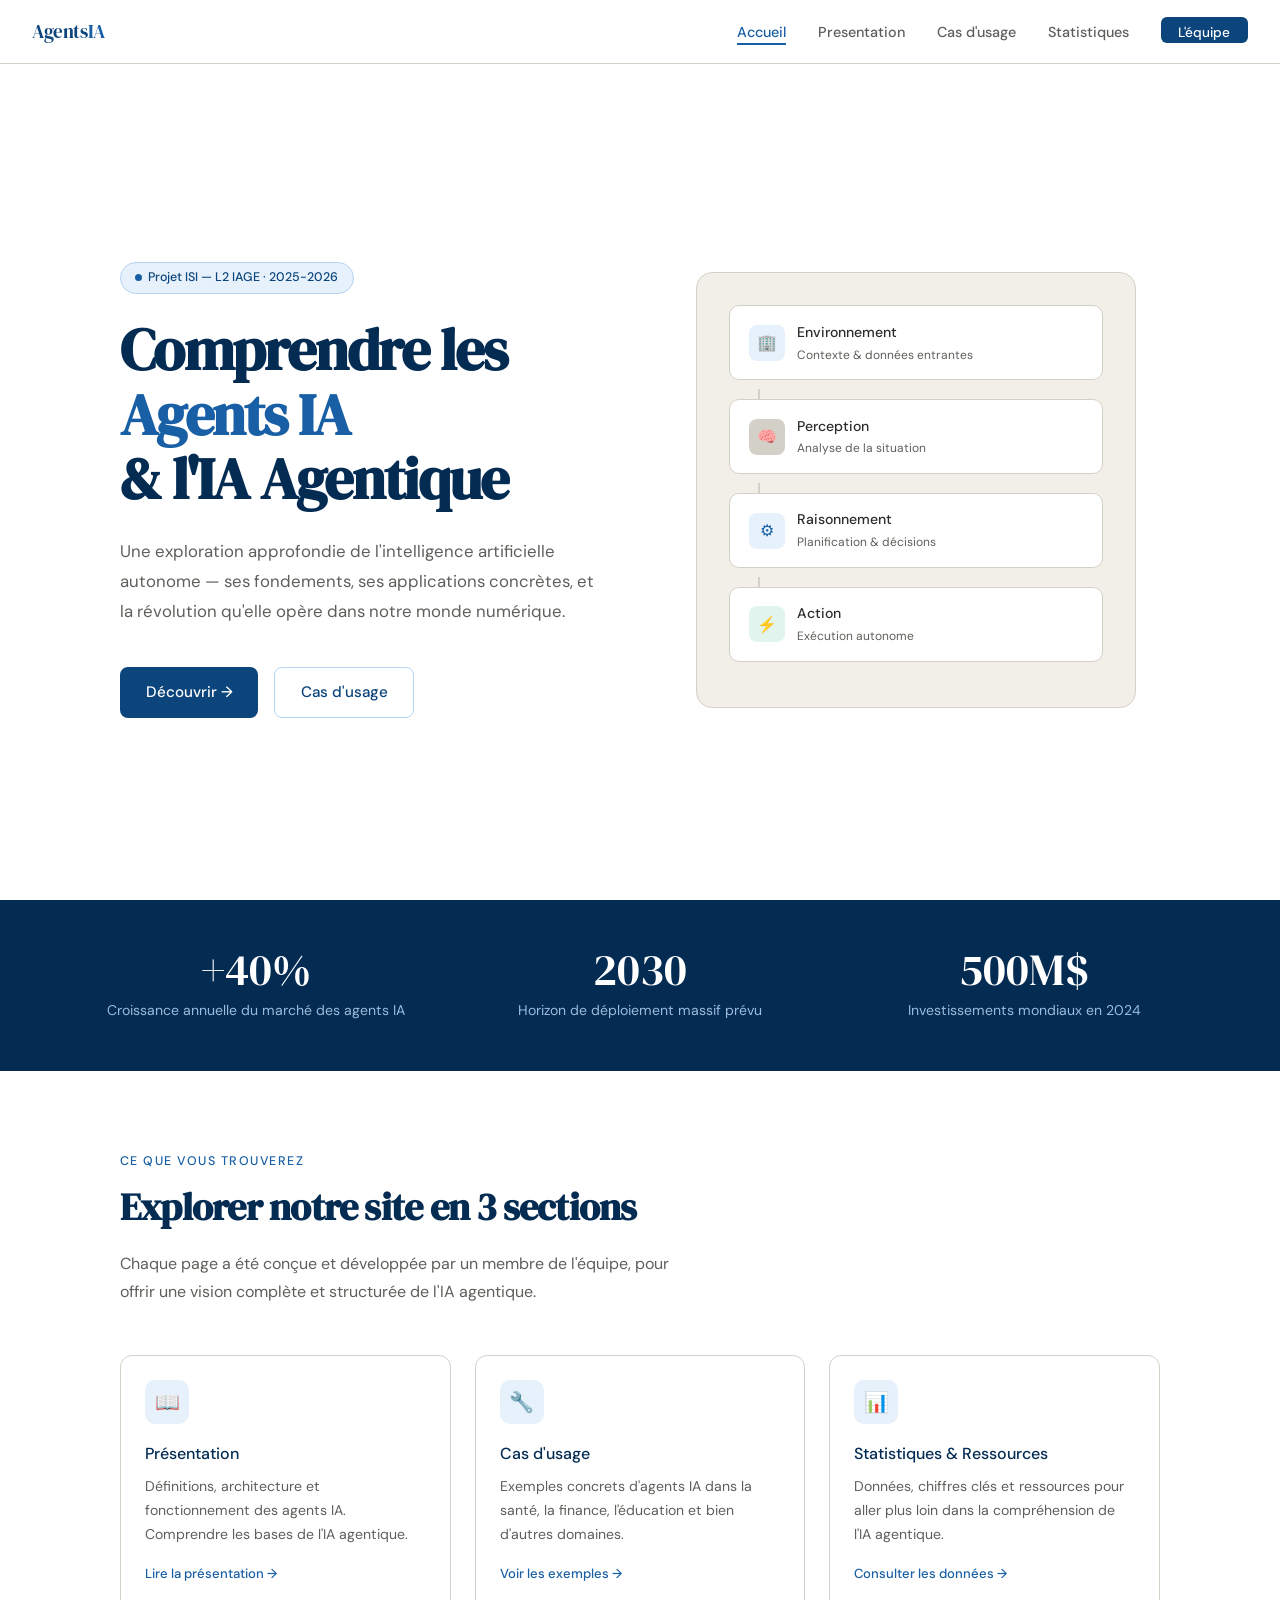
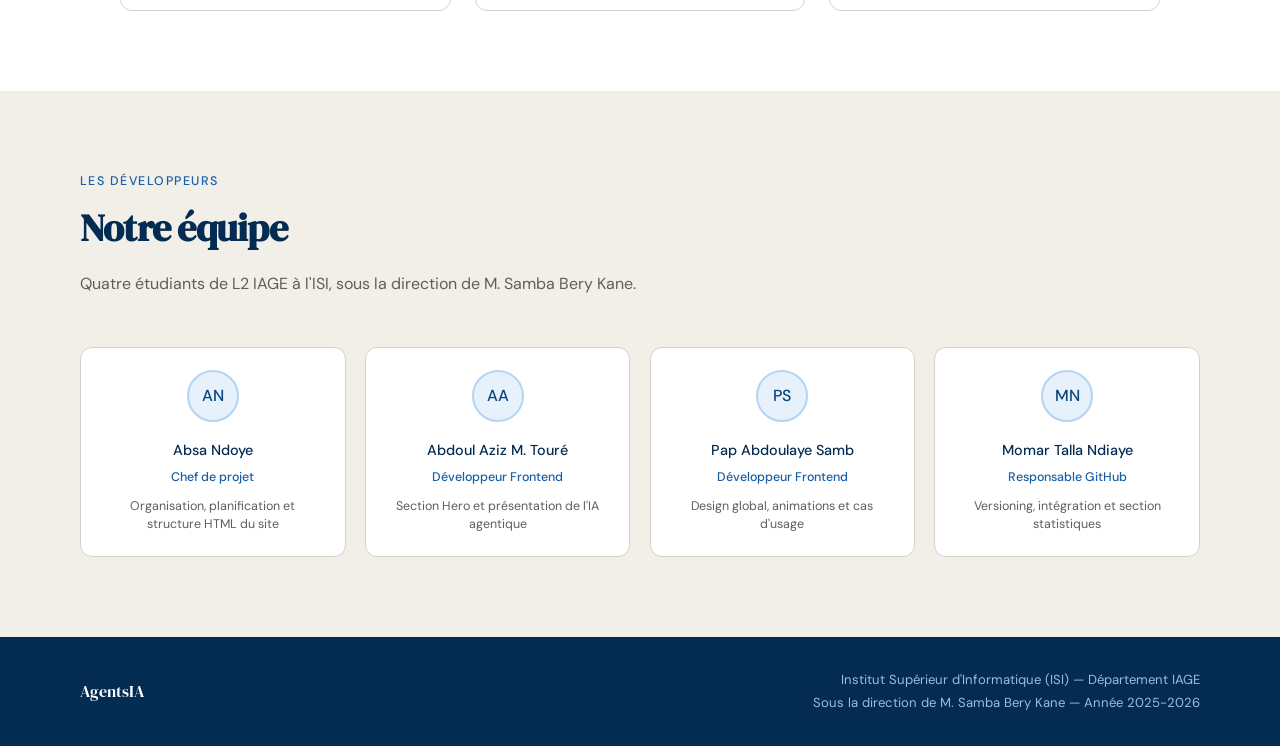
<file: index.html>
<!DOCTYPE html>
<html lang="fr">
<head>
  <meta charset="UTF-8" />
  <meta name="viewport" content="width=device-width, initial-scale=1.0" />
  <title>Agents IA & IA Agentique</title>
  <link rel="preconnect" href="https://fonts.googleapis.com" />
  <link href="https://fonts.googleapis.com/css2?family=DM+Serif+Display&family=DM+Sans:wght@400;500&display=swap" rel="stylesheet" />
  <link rel="stylesheet" href="styles.css" />
</head>
<body>

  <!-- NAVIGATION -->
  <nav>
    <a class="nav-logo" href="index.html">Agents<span>IA</span></a>
    <ul class="nav-links">
      <li><a href="index.html" class="active">Accueil</a></li>
      <li><a href="presentation.html">Presentation</a></li>
      <li><a href="cas-usage.html">Cas d'usage</a></li>
      <li><a href="statistiques.html">Statistiques</a></li>
      <li><a href="#equipe" class="nav-cta">L'équipe</a></li>
    </ul>
  </nav>

  <!-- HERO -->
  <section class="hero">
    <div class="hero-content">
      <div class="hero-badge">Projet ISI &mdash; L2 IAGE &middot; 2025-2026</div>
      <h1>
        Comprendre les<br />
        <em>Agents IA</em><br />
        &amp; l'IA Agentique
      </h1>
      <p class="hero-description">
        Une exploration approfondie de l'intelligence artificielle autonome &mdash;
        ses fondements, ses applications concrètes, et la révolution qu'elle
        opère dans notre monde numérique.
      </p>
      <div class="hero-actions">
        <a href="presentation.html" class="btn-primary">Découvrir &rarr;</a>
        <a href="cas-usage.html" class="btn-secondary">Cas d'usage</a>
      </div>
    </div>

    <div class="hero-visual">
      <div class="agent-diagram">
        <div class="agent-node">
          <div class="node-icon node-blue">&#127970;</div>
          <div>
            <div>Environnement</div>
            <div class="node-sub">Contexte &amp; données entrantes</div>
          </div>
        </div>
        <div class="connector"></div>
        <div class="agent-node">
          <div class="node-icon node-gray">&#129504;</div>
          <div>
            <div>Perception</div>
            <div class="node-sub">Analyse de la situation</div>
          </div>
        </div>
        <div class="connector"></div>
        <div class="agent-node">
          <div class="node-icon node-blue">&#9881;</div>
          <div>
            <div>Raisonnement</div>
            <div class="node-sub">Planification &amp; décisions</div>
          </div>
        </div>
        <div class="connector"></div>
        <div class="agent-node">
          <div class="node-icon node-teal">&#9889;</div>
          <div>
            <div>Action</div>
            <div class="node-sub">Exécution autonome</div>
          </div>
        </div>
      </div>
    </div>
  </section>

  <!-- STATS BAND -->
  <div class="stats-band">
    <div class="stats-inner">
      <div>
        <div class="stat-number">+40%</div>
        <div class="stat-label">Croissance annuelle du marché des agents IA</div>
      </div>
      <div>
        <div class="stat-number">2030</div>
        <div class="stat-label">Horizon de déploiement massif prévu</div>
      </div>
      <div>
        <div class="stat-number">500M$</div>
        <div class="stat-label">Investissements mondiaux en 2024</div>
      </div>
    </div>
  </div>

  <!-- INTRO CARDS -->
  <section class="intro-section">
    <div class="section-label">Ce que vous trouverez</div>
    <h2 class="section-title">Explorer notre site en 3 sections</h2>
    <p class="section-desc">
      Chaque page a été conçue et développée par un membre de l'équipe,
      pour offrir une vision complète et structurée de l'IA agentique.
    </p>
    <div class="cards-grid">
      <div class="card">
        <div class="card-icon">&#128214;</div>
        <h3>Présentation</h3>
        <p>Définitions, architecture et fonctionnement des agents IA. Comprendre les bases de l'IA agentique.</p>
        <a href="presentation.html" class="card-link">Lire la présentation &rarr;</a>
      </div>
      <div class="card">
        <div class="card-icon">&#128295;</div>
        <h3>Cas d'usage</h3>
        <p>Exemples concrets d'agents IA dans la santé, la finance, l'éducation et bien d'autres domaines.</p>
        <a href="cas-usage.html" class="card-link">Voir les exemples &rarr;</a>
      </div>
      <div class="card">
        <div class="card-icon">&#128202;</div>
        <h3>Statistiques &amp; Ressources</h3>
        <p>Données, chiffres clés et ressources pour aller plus loin dans la compréhension de l'IA agentique.</p>
        <a href="statistiques.html" class="card-link">Consulter les données &rarr;</a>
      </div>
    </div>
  </section>

  <!-- EQUIPE SECTION -->
  <section class="equipe-section" id="equipe">
    <div class="equipe-inner">
      <div class="section-label">Les développeurs</div>
      <h2 class="section-title">Notre équipe</h2>
      <p class="section-desc">
        Quatre étudiants de L2 IAGE à l'ISI, sous la direction de M. Samba Bery Kane.
      </p>
      <div class="team-grid">
        <div class="team-card">
          <div class="team-avatar">AN</div>
          <div class="team-name">Absa Ndoye</div>
          <div class="team-role">Chef de projet</div>
          <div class="team-desc">Organisation, planification et structure HTML du site</div>
        </div>
        <div class="team-card">
          <div class="team-avatar">AA</div>
          <div class="team-name">Abdoul Aziz M. Touré</div>
          <div class="team-role">Développeur Frontend</div>
          <div class="team-desc">Section Hero et présentation de l'IA agentique</div>
        </div>
        <div class="team-card">
          <div class="team-avatar">PS</div>
          <div class="team-name">Pap Abdoulaye Samb</div>
          <div class="team-role">Développeur Frontend</div>
          <div class="team-desc">Design global, animations et cas d'usage</div>
        </div>
        <div class="team-card">
          <div class="team-avatar">MN</div>
          <div class="team-name">Momar Talla Ndiaye</div>
          <div class="team-role">Responsable GitHub</div>
          <div class="team-desc">Versioning, intégration et section statistiques</div>
        </div>
      </div>
    </div>
  </section>

  <!-- FOOTER -->
  <footer>
    <div class="footer-logo">AgentsIA</div>
    <div class="footer-info">
      Institut Supérieur d'Informatique (ISI) &mdash; Département IAGE<br />
      Sous la direction de M. Samba Bery Kane &mdash; Année 2025-2026
    </div>
  </footer>

</body>
</html>
</file>
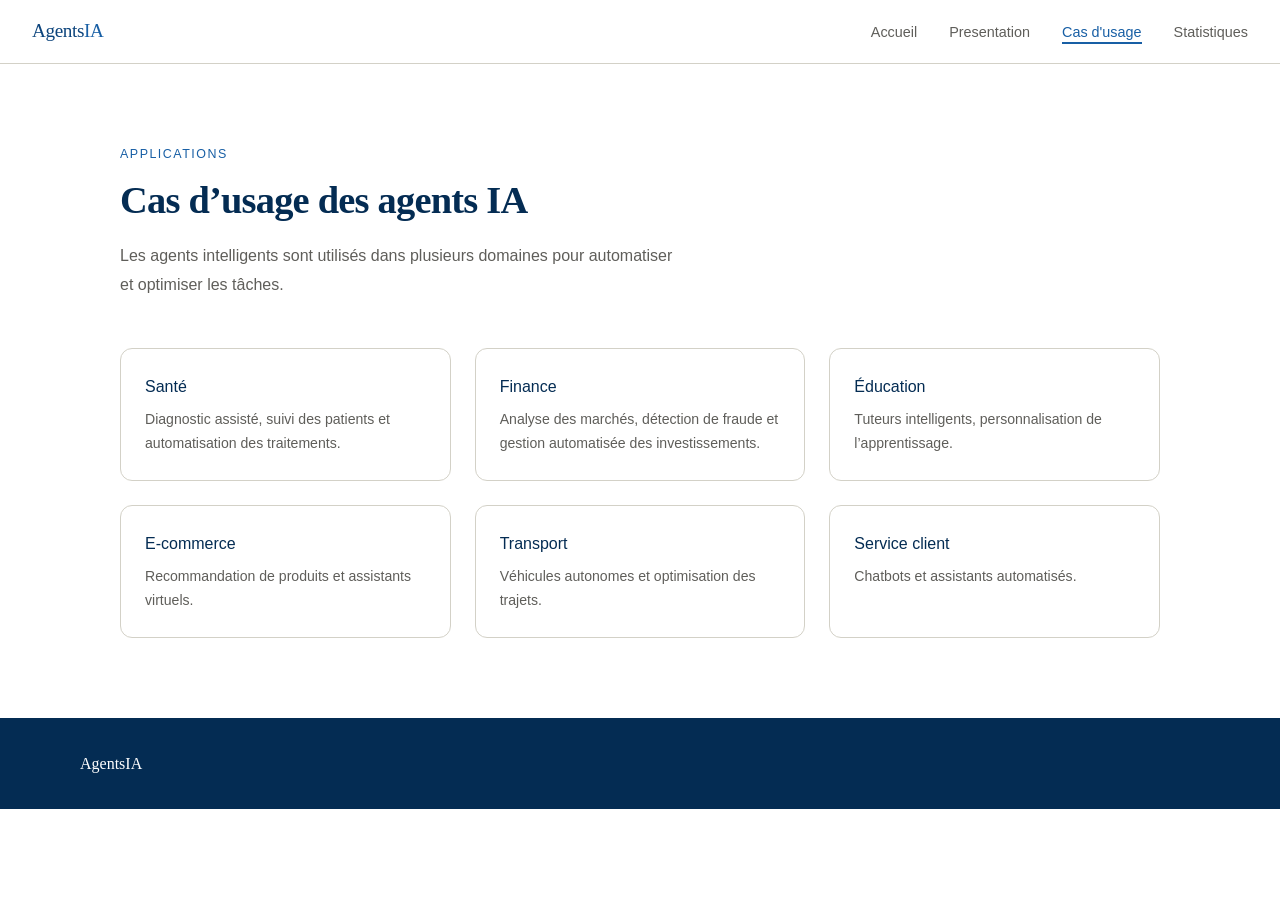
<file: cas-usage.html>
<!DOCTYPE html>
<html lang="fr">
<head>
  <meta charset="UTF-8" />
  <meta name="viewport" content="width=device-width, initial-scale=1.0" />
  <title>Cas d’usage - IA Agentique</title>
  <link rel="stylesheet" href="styles.css" />
</head>
<body>

<nav>
  <a class="nav-logo" href="index.html">Agents<span>IA</span></a>
  <ul class="nav-links">
    <li><a href="index.html">Accueil</a></li>
    <li><a href="presentation.html">Presentation</a></li>
    <li><a href="cas-usage.html" class="active">Cas d'usage</a></li>
    <li><a href="statistiques.html">Statistiques</a></li>
  </ul>
</nav>

<section class="intro-section">
  <div class="section-label">Applications</div>
  <h2 class="section-title">Cas d’usage des agents IA</h2>
  <p class="section-desc">
    Les agents intelligents sont utilisés dans plusieurs domaines pour automatiser et optimiser les tâches.
  </p>

  <div class="cards-grid">
    <div class="card">
      <h3>Santé</h3>
      <p>Diagnostic assisté, suivi des patients et automatisation des traitements.</p>
    </div>

    <div class="card">
      <h3>Finance</h3>
      <p>Analyse des marchés, détection de fraude et gestion automatisée des investissements.</p>
    </div>

    <div class="card">
      <h3>Éducation</h3>
      <p>Tuteurs intelligents, personnalisation de l’apprentissage.</p>
    </div>

    <div class="card">
      <h3>E-commerce</h3>
      <p>Recommandation de produits et assistants virtuels.</p>
    </div>

    <div class="card">
      <h3>Transport</h3>
      <p>Véhicules autonomes et optimisation des trajets.</p>
    </div>

    <div class="card">
      <h3>Service client</h3>
      <p>Chatbots et assistants automatisés.</p>
    </div>
  </div>
</section>

<footer>
  <div class="footer-logo">AgentsIA</div>
</footer>

</body>
</html>
</file>
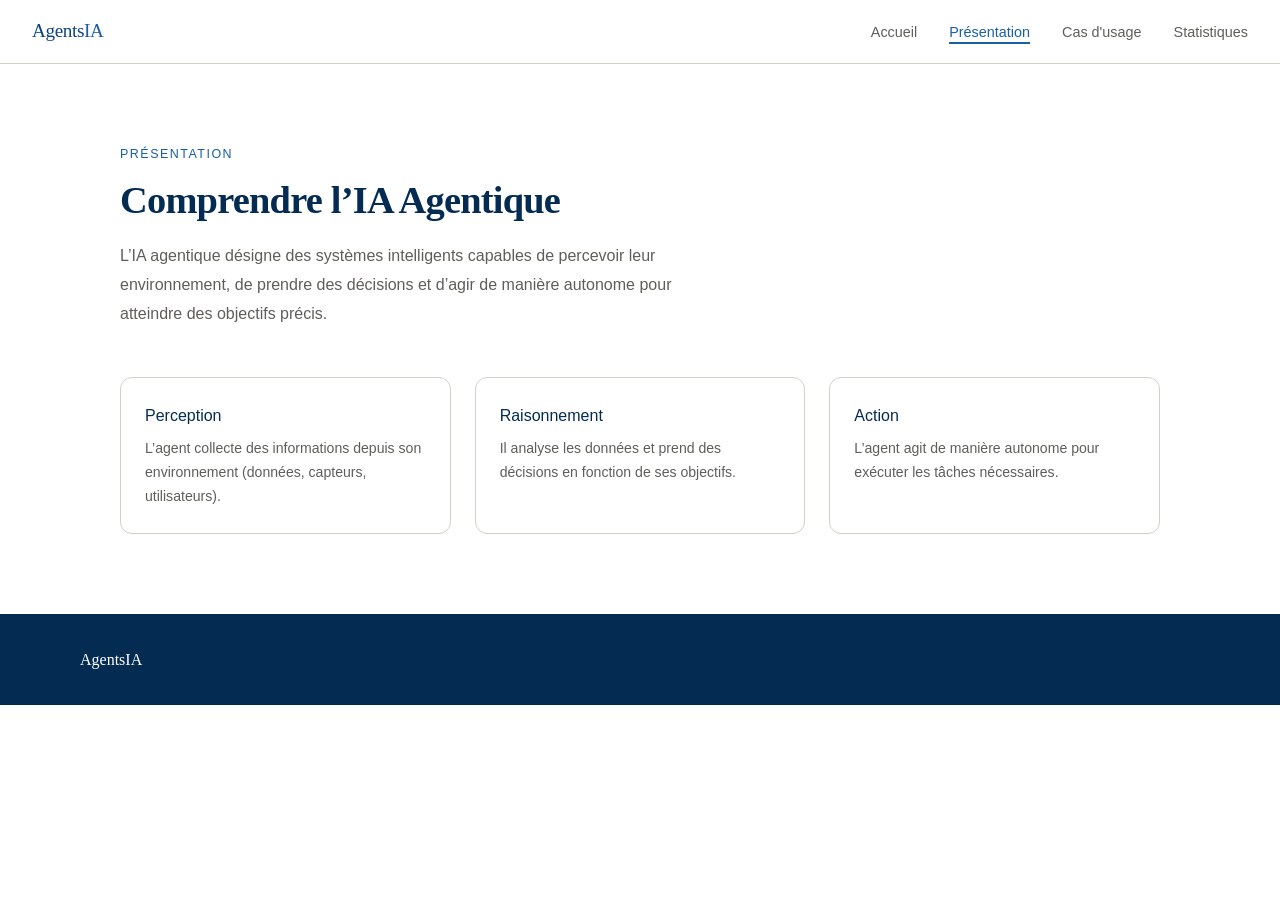
<file: presentation.html>
<!DOCTYPE html>
<html lang="fr">
<head>
  <meta charset="UTF-8" />
  <meta name="viewport" content="width=device-width, initial-scale=1.0" />
  <title>Présentation - IA Agentique</title>
  <link rel="stylesheet" href="styles.css" />
</head>
<body>

<!-- NAV -->
<nav>
  <a class="nav-logo" href="index.html">Agents<span>IA</span></a>
  <ul class="nav-links">
    <li><a href="index.html">Accueil</a></li>
    <li><a href="presentation.html" class="active">Présentation</a></li>
    <li><a href="cas-usage.html">Cas d'usage</a></li>
    <li><a href="statistiques.html">Statistiques</a></li>
  </ul>
</nav>

<section class="intro-section">
  <div class="section-label">Présentation</div>
  <h2 class="section-title">Comprendre l’IA Agentique</h2>
  <p class="section-desc">
    L’IA agentique désigne des systèmes intelligents capables de percevoir leur environnement,
    de prendre des décisions et d’agir de manière autonome pour atteindre des objectifs précis.
  </p>

  <div class="cards-grid">
    <div class="card">
      <h3>Perception</h3>
      <p>L’agent collecte des informations depuis son environnement (données, capteurs, utilisateurs).</p>
    </div>

    <div class="card">
      <h3>Raisonnement</h3>
      <p>Il analyse les données et prend des décisions en fonction de ses objectifs.</p>
    </div>

    <div class="card">
      <h3>Action</h3>
      <p>L’agent agit de manière autonome pour exécuter les tâches nécessaires.</p>
    </div>
  </div>
</section>

<footer>
  <div class="footer-logo">AgentsIA</div>
</footer>

</body>
</html>
</file>
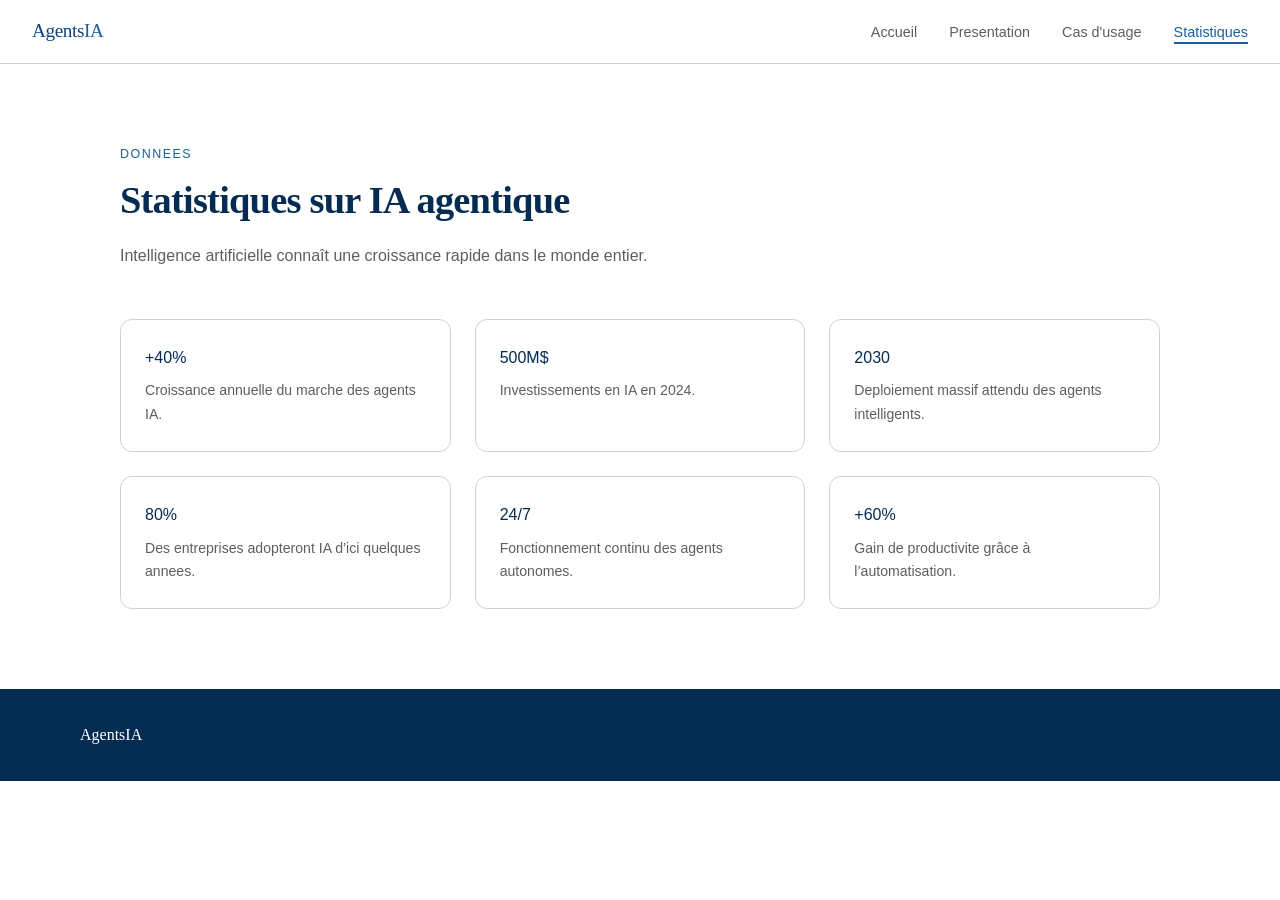
<file: statistiques.html>
<!DOCTYPE html>
<html lang="fr">
<head>
  <meta charset="UTF-8" />
  <meta name="viewport" content="width=device-width, initial-scale=1.0" />
  <title>Statistiques - IA Agentique</title>
  <link rel="stylesheet" href="styles.css" />
</head>
<body>

<nav>
  <a class="nav-logo" href="index.html">Agents<span>IA</span></a>
  <ul class="nav-links">
    <li><a href="index.html">Accueil</a></li>
    <li><a href="presentation.html">Presentation</a></li>
    <li><a href="cas-usage.html">Cas d'usage</a></li>
    <li><a href="statistiques.html" class="active">Statistiques</a></li>
  </ul>
</nav>

<section class="intro-section">
  <div class="section-label">Donnees</div>
  <h2 class="section-title">Statistiques sur IA agentique</h2>
  <p class="section-desc">
    Intelligence artificielle connaît une croissance rapide dans le monde entier.
  </p>

  <div class="cards-grid">
    <div class="card">
      <h3>+40%</h3>
      <p>Croissance annuelle du marche des agents IA.</p>
    </div>

    <div class="card">
      <h3>500M$</h3>
      <p>Investissements en IA en 2024.</p>
    </div>

    <div class="card">
      <h3>2030</h3>
      <p>Deploiement massif attendu des agents intelligents.</p>
    </div>

    <div class="card">
      <h3>80%</h3>
      <p>Des entreprises adopteront IA d’ici quelques annees.</p>
    </div>

    <div class="card">
      <h3>24/7</h3>
      <p>Fonctionnement continu des agents autonomes.</p>
    </div>

    <div class="card">
      <h3>+60%</h3>
      <p>Gain de productivite grâce à l’automatisation.</p>
    </div>
  </div>
</section>

<footer>
  <div class="footer-logo">AgentsIA</div>
</footer>

</body>
</html>
</file>
<file: styles.css>
*, *::before, *::after { box-sizing: border-box; margin: 0; padding: 0; }

    :root {
      --blue-50:  #E6F1FB;
      --blue-100: #B5D4F4;
      --blue-600: #185FA5;
      --blue-800: #0C447C;
      --blue-900: #042C53;
      --gray-50:  #F1EFE8;
      --gray-100: #D3D1C7;
      --gray-600: #5F5E5A;
      --gray-900: #2C2C2A;
      --teal-50:  #E1F5EE;
      --teal-600: #0F6E56;
      --white: #ffffff;
    }

    body {
      font-family: 'DM Sans', sans-serif;
      color: var(--gray-900);
      background: var(--white);
      line-height: 1.7;
    }

    /* NAVIGATION */
    nav {
      position: sticky;
      top: 0;
      z-index: 100;
      background: rgba(255,255,255,0.95);
      backdrop-filter: blur(8px);
      border-bottom: 0.5px solid var(--gray-100);
      padding: 0 2rem;
      display: flex;
      align-items: center;
      justify-content: space-between;
      height: 64px;
    }

    .nav-logo {
      font-family: 'DM Serif Display', serif;
      font-size: 1.2rem;
      color: var(--blue-800);
      text-decoration: none;
      letter-spacing: -0.02em;
    }

    .nav-logo span { color: var(--blue-600); }

    .nav-links {
      display: flex;
      gap: 2rem;
      list-style: none;
    }

    .nav-links a {
      font-size: 0.9rem;
      font-weight: 500;
      color: var(--gray-600);
      text-decoration: none;
      transition: color 0.2s;
      padding-bottom: 2px;
      border-bottom: 2px solid transparent;
    }

    .nav-links a:hover, .nav-links a.active {
      color: var(--blue-600);
      border-bottom-color: var(--blue-600);
    }

    .nav-cta {
      background: var(--blue-800);
      color: var(--white) !important;
      padding: 0.45rem 1.1rem;
      border-radius: 6px;
      border-bottom: none !important;
      font-size: 0.85rem !important;
    }

    .nav-cta:hover { background: var(--blue-600) !important; color: var(--white) !important; }

    /* HERO */
    .hero {
      min-height: calc(100vh - 64px);
      display: grid;
      grid-template-columns: 1fr 1fr;
      align-items: center;
      gap: 4rem;
      padding: 5rem 5rem 4rem;
      max-width: 1200px;
      margin: 0 auto;
    }

    .hero-badge {
      display: inline-flex;
      align-items: center;
      gap: 6px;
      background: var(--blue-50);
      color: var(--blue-800);
      font-size: 0.78rem;
      font-weight: 500;
      padding: 0.3rem 0.9rem;
      border-radius: 100px;
      margin-bottom: 1.5rem;
      border: 0.5px solid var(--blue-100);
    }

    .hero-badge::before {
      content: '';
      width: 7px;
      height: 7px;
      background: var(--blue-600);
      border-radius: 50%;
      flex-shrink: 0;
    }

    .hero h1 {
      font-family: 'DM Serif Display', serif;
      font-size: clamp(2.4rem, 5vw, 3.6rem);
      line-height: 1.12;
      color: var(--blue-900);
      letter-spacing: -0.03em;
      margin-bottom: 1.5rem;
    }

    .hero h1 em {
      font-style: normal;
      color: var(--blue-600);
    }

    .hero-description {
      font-size: 1.05rem;
      color: var(--gray-600);
      max-width: 480px;
      margin-bottom: 2.5rem;
      line-height: 1.8;
    }

    .hero-actions { display: flex; gap: 1rem; flex-wrap: wrap; }

    .btn-primary {
      display: inline-flex;
      align-items: center;
      gap: 8px;
      background: var(--blue-800);
      color: var(--white);
      padding: 0.75rem 1.6rem;
      border-radius: 8px;
      text-decoration: none;
      font-weight: 500;
      font-size: 0.95rem;
      transition: background 0.2s, transform 0.1s;
    }

    .btn-primary:hover { background: var(--blue-600); transform: translateY(-1px); }

    .btn-secondary {
      display: inline-flex;
      align-items: center;
      gap: 8px;
      background: transparent;
      color: var(--blue-800);
      padding: 0.75rem 1.6rem;
      border-radius: 8px;
      text-decoration: none;
      font-weight: 500;
      font-size: 0.95rem;
      border: 1px solid var(--blue-100);
      transition: border-color 0.2s, background 0.2s;
    }

    .btn-secondary:hover { border-color: var(--blue-600); background: var(--blue-50); }

    /* HERO VISUAL */
    .hero-visual { display: flex; justify-content: center; align-items: center; }

    .agent-diagram {
      width: 100%;
      max-width: 440px;
      background: var(--gray-50);
      border-radius: 16px;
      border: 0.5px solid var(--gray-100);
      padding: 2rem;
    }

    .agent-node {
      background: var(--white);
      border: 0.5px solid var(--gray-100);
      border-radius: 10px;
      padding: 0.9rem 1.2rem;
      margin-bottom: 0.8rem;
      display: flex;
      align-items: center;
      gap: 12px;
      font-size: 0.88rem;
      font-weight: 500;
      color: var(--gray-900);
      animation: slideIn 0.5s ease both;
    }

    .agent-node:nth-child(2) { animation-delay: 0.1s; }
    .agent-node:nth-child(3) { animation-delay: 0.2s; }
    .agent-node:nth-child(4) { animation-delay: 0.3s; }
    .agent-node:nth-child(5) { animation-delay: 0.4s; }

    @keyframes slideIn {
      from { opacity: 0; transform: translateX(16px); }
      to   { opacity: 1; transform: translateX(0); }
    }

    .node-icon {
      width: 36px;
      height: 36px;
      border-radius: 8px;
      display: flex;
      align-items: center;
      justify-content: center;
      font-size: 16px;
      flex-shrink: 0;
    }

    .node-blue  { background: var(--blue-50);  color: var(--blue-600); }
    .node-teal  { background: var(--teal-50);  color: var(--teal-600); }
    .node-gray  { background: var(--gray-100); color: var(--gray-600); }
    .node-sub   { font-size: 0.75rem; color: var(--gray-600); font-weight: 400; }
    .connector  { width: 2px; height: 14px; background: var(--gray-100); margin: -4px 0 -4px 29px; }

    /* STATS BAND */
    .stats-band { background: var(--blue-900); color: var(--white); padding: 3rem 5rem; }

    .stats-inner {
      max-width: 1200px;
      margin: 0 auto;
      display: grid;
      grid-template-columns: repeat(3, 1fr);
      gap: 2rem;
      text-align: center;
    }

    .stat-number {
      font-family: 'DM Serif Display', serif;
      font-size: 2.8rem;
      color: var(--white);
      line-height: 1;
      margin-bottom: 0.4rem;
    }

    .stat-label { font-size: 0.88rem; color: var(--blue-100); opacity: 0.85; }

    /* INTRO SECTION */
    .intro-section { padding: 5rem 5rem; max-width: 1200px; margin: 0 auto; }

    .section-label {
      font-size: 0.78rem;
      font-weight: 500;
      letter-spacing: 0.12em;
      text-transform: uppercase;
      color: var(--blue-600);
      margin-bottom: 0.75rem;
    }

    .section-title {
      font-family: 'DM Serif Display', serif;
      font-size: clamp(1.8rem, 3vw, 2.6rem);
      color: var(--blue-900);
      letter-spacing: -0.02em;
      margin-bottom: 1.2rem;
      line-height: 1.2;
    }

    .section-desc {
      font-size: 1rem;
      color: var(--gray-600);
      max-width: 560px;
      line-height: 1.8;
      margin-bottom: 3rem;
    }

    .cards-grid { display: grid; grid-template-columns: repeat(3, 1fr); gap: 1.5rem; }

    .card {
      background: var(--white);
      border: 0.5px solid var(--gray-100);
      border-radius: 12px;
      padding: 1.5rem;
      transition: border-color 0.2s, transform 0.2s;
    }

    .card:hover { border-color: var(--blue-100); transform: translateY(-3px); }

    .card-icon {
      width: 44px;
      height: 44px;
      border-radius: 10px;
      background: var(--blue-50);
      display: flex;
      align-items: center;
      justify-content: center;
      font-size: 20px;
      margin-bottom: 1rem;
    }

    .card h3 { font-size: 1rem; font-weight: 500; color: var(--blue-900); margin-bottom: 0.5rem; }
    .card p  { font-size: 0.88rem; color: var(--gray-600); line-height: 1.7; }

    .card-link {
      display: inline-flex;
      align-items: center;
      gap: 4px;
      margin-top: 1rem;
      font-size: 0.82rem;
      font-weight: 500;
      color: var(--blue-600);
      text-decoration: none;
    }

    .card-link:hover { text-decoration: underline; }

    /* EQUIPE SECTION */
    .equipe-section {
      background: var(--gray-50);
      padding: 5rem;
    }

    .equipe-inner {
      max-width: 1200px;
      margin: 0 auto;
    }

    .team-grid {
      display: grid;
      grid-template-columns: repeat(4, 1fr);
      gap: 1.2rem;
      margin-top: 3rem;
    }

    .team-card {
      background: var(--white);
      border: 0.5px solid var(--gray-100);
      border-radius: 12px;
      padding: 1.4rem;
      text-align: center;
    }

    .team-avatar {
      width: 52px;
      height: 52px;
      border-radius: 50%;
      background: var(--blue-50);
      display: flex;
      align-items: center;
      justify-content: center;
      font-weight: 500;
      font-size: 1rem;
      color: var(--blue-800);
      margin: 0 auto 1rem;
      border: 2px solid var(--blue-100);
    }

    .team-name { font-size: 0.9rem; font-weight: 500; color: var(--blue-900); margin-bottom: 0.3rem; }
    .team-role { font-size: 0.78rem; color: var(--blue-600); font-weight: 500; margin-bottom: 0.5rem; }
    .team-desc { font-size: 0.78rem; color: var(--gray-600); line-height: 1.5; }

    /* FOOTER */
    footer {
      background: var(--blue-900);
      color: var(--white);
      padding: 2rem 5rem;
      display: flex;
      align-items: center;
      justify-content: space-between;
    }

    .footer-logo {
      font-family: 'DM Serif Display', serif;
      font-size: 1rem;
      color: var(--white);
    }

    .footer-info { font-size: 0.82rem; color: var(--blue-100); text-align: right; opacity: 0.85; }

    /* RESPONSIVE */
    @media (max-width: 900px) {
      .hero { grid-template-columns: 1fr; padding: 3rem 2rem; gap: 2rem; min-height: auto; }
      .hero-visual { display: none; }
      .stats-inner, .cards-grid, .team-grid { grid-template-columns: 1fr; }
      .stats-band, .intro-section, .equipe-section { padding: 2.5rem 2rem; }
      footer { flex-direction: column; gap: 0.5rem; text-align: center; padding: 1.5rem 2rem; }
      .footer-info { text-align: center; }
      nav { padding: 0 1rem; }
      .nav-links { gap: 1rem; }
    }
</file>
